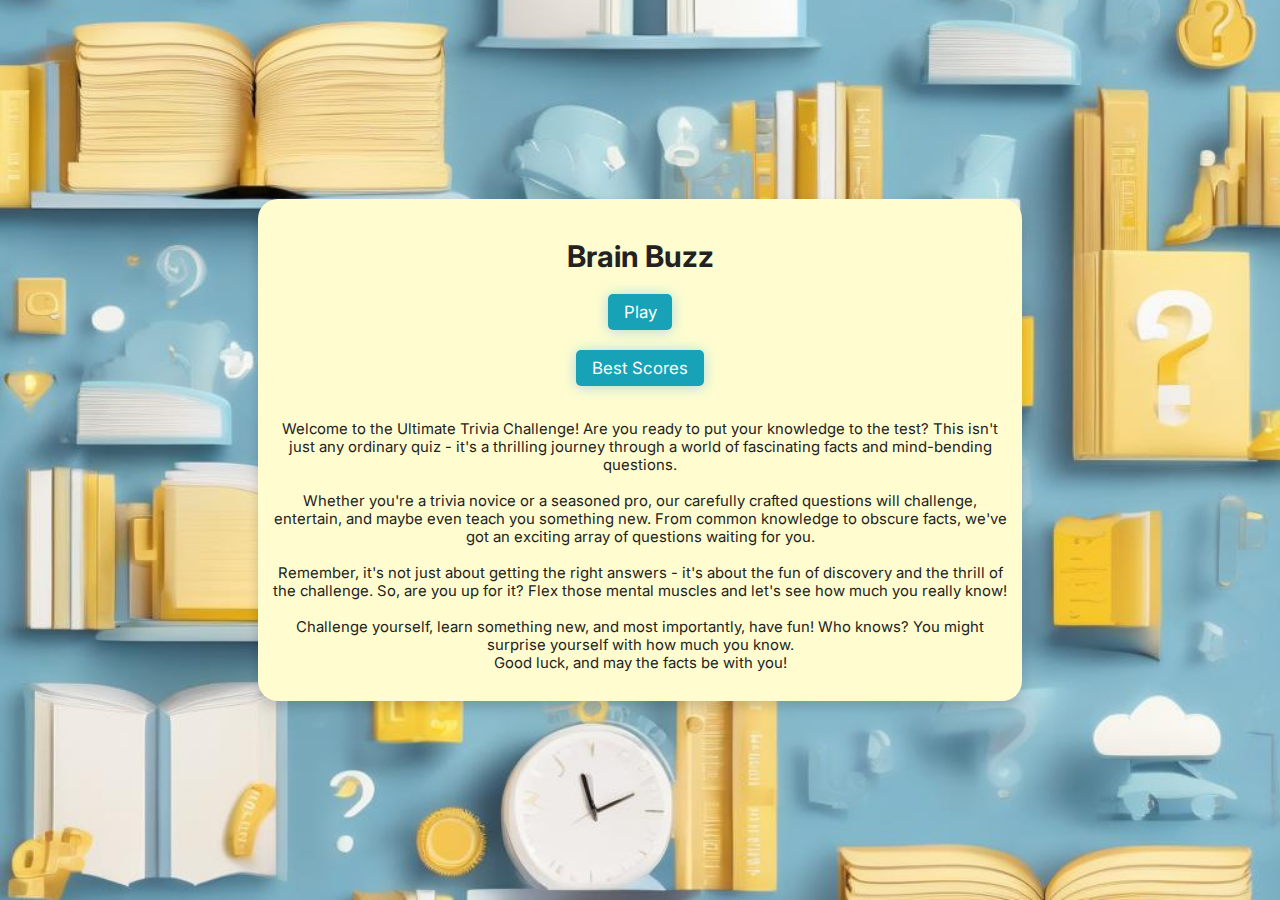
<file: index.html>
<!DOCTYPE html>
<html lang="en">

<!--Header Structure-->

<head>

    <!--Meta Data-->
    <meta charset="UTF-8">
    <meta name="viewport" content="width=device-width, initial-scale=1.0">
    <meta name="description" content="Brain Buzz is a mixed-topic challenge">
    <meta name="keywords" content="quiz, game, trivia, educational, learning, challenge, entertainment">
    <meta http-equiv="X-UA-Compatible" content="ie=edge">

    <!--Links-->
    <link rel="icon" type="image/png" href="assets/favicon/logo.png">
    <link rel="preconnect" href="https://fonts.googleapis.com">
    <link rel="preconnect" href="https://fonts.gstatic.com" crossorigin>
    <link
        href="https://fonts.googleapis.com/css2?family=Inter:ital,opsz,wght@0,14..32,100..900;1,14..32,100..900&family=Open+Sans:ital,wght@0,300..800;1,300..800&display=swap"
        rel="stylesheet">
    <title>Brain Buzz</title>
    <link rel="stylesheet" href="assets/css/style.css">
</head>

<!--Body Structure-->

<body>

    <main class="container">
        <section id="home" class="flex-center flex-column">
            <h1>Brain Buzz</h1>
            <a class="btn" href="game.html" aria-label="Start playing the Brain Buzz quiz game">Play</a>
            <a class="btn" href="bestscores.html" aria-label="View the best scores for Brain Buzz">Best Scores</a> <br>
            <br>
            <p id="introduction">
                Welcome to the Ultimate Trivia Challenge!

                Are you ready to put your knowledge to the test? This isn't just any ordinary quiz - it's a thrilling
                journey through a world of fascinating facts and mind-bending questions. <br>
                <br>
                Whether you're a trivia novice or a seasoned pro, our carefully crafted questions will challenge,
                entertain,
                and maybe even teach you something new. From common knowledge to obscure facts, we've got an exciting
                array
                of questions waiting for you.<br>
                <br>
                Remember, it's not just about getting the right answers - it's about the fun of discovery and the thrill
                of
                the challenge. So, are you up for it? Flex those mental muscles and let's see how much you really
                know!<br>
                <br>
                Challenge yourself, learn something new, and most importantly, have fun! Who knows? You might surprise
                yourself with how much you know.<br>
                Good luck, and may the facts be with you!<br>
            </p>
        </section>
    </main>


</body>

</html>
</file>
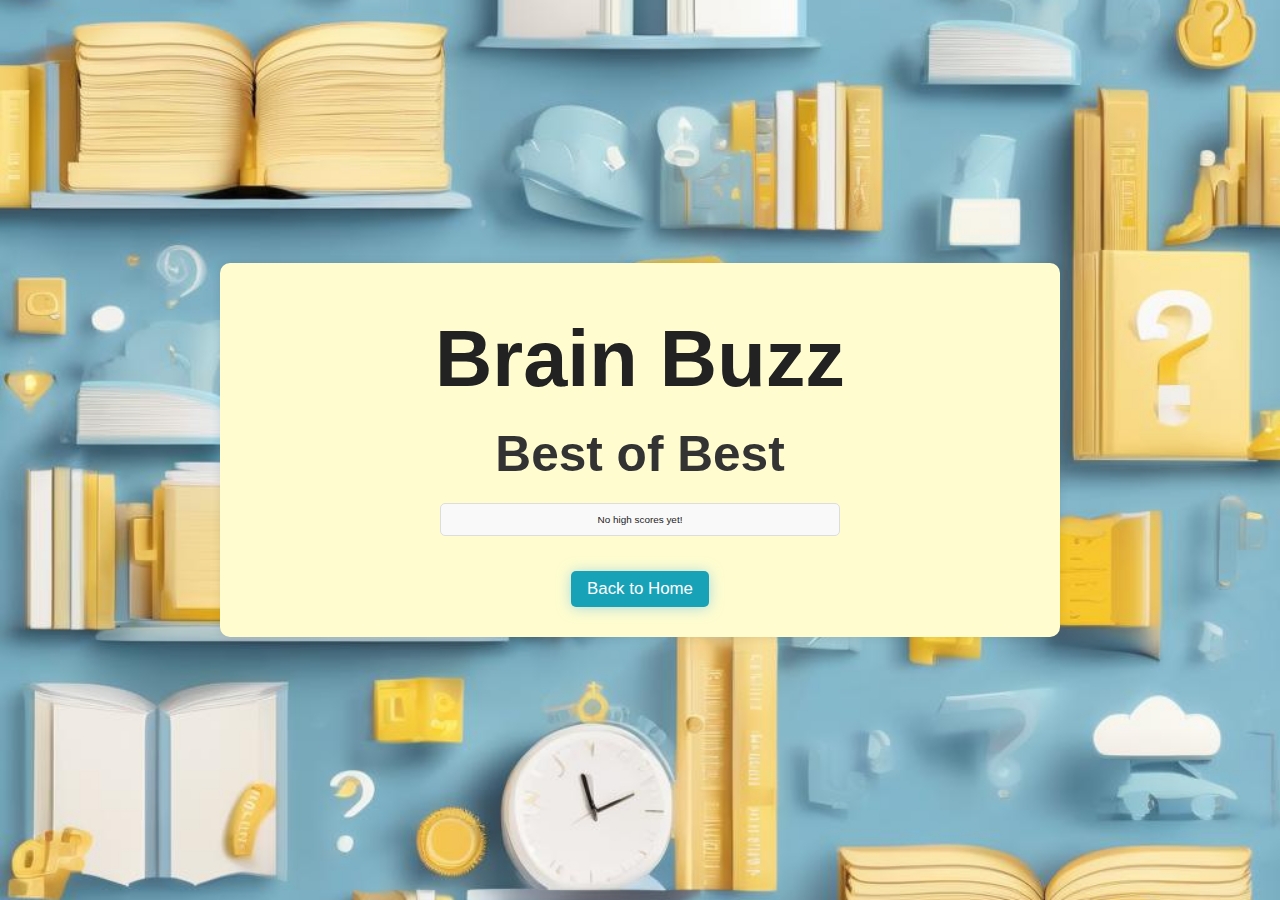
<file: bestscores.html>
<!DOCTYPE html>
<html lang="en">

<!--Header-->

<head>
    <!--Meta Data-->
    <meta charset="UTF-8">
    <meta name="viewport" content="width=device-width, initial-scale=1.0">
    <meta http-equiv="X-UA-Compatible" content="ie=edge">
    <meta name="description" content="Brain Buzz is a mixed-topic challenge">
    <meta name="keywords" content="quiz, game, trivia, educational, learning, challenge, entertainment">

    <!--Links-->
    <link rel="icon" type="image/png" href="assets/favicon/logo.png">
    <link rel="stylesheet" href="assets/css/style.css">

    <title>Scoreboard</title>

</head>

<!--Body-->

<body>
    <main class="wrapper">
        <h1 id="bestscores-title" class="center-title">Brain Buzz</h1>
        <section id="scoreboard" class="flex-center flex-column">
            <h2 id="scoreTitle">Best of Best</h2>
            <ul id="scoreList"></ul>
            <a class="btn" href="index.html" aria-label="Navigate back to homepage">Back to Home</a>
        </section>
    </main>

    <!--Script-->
    <script src="assets/js/bestscores.js"></script>
</body>

</html>
</file>
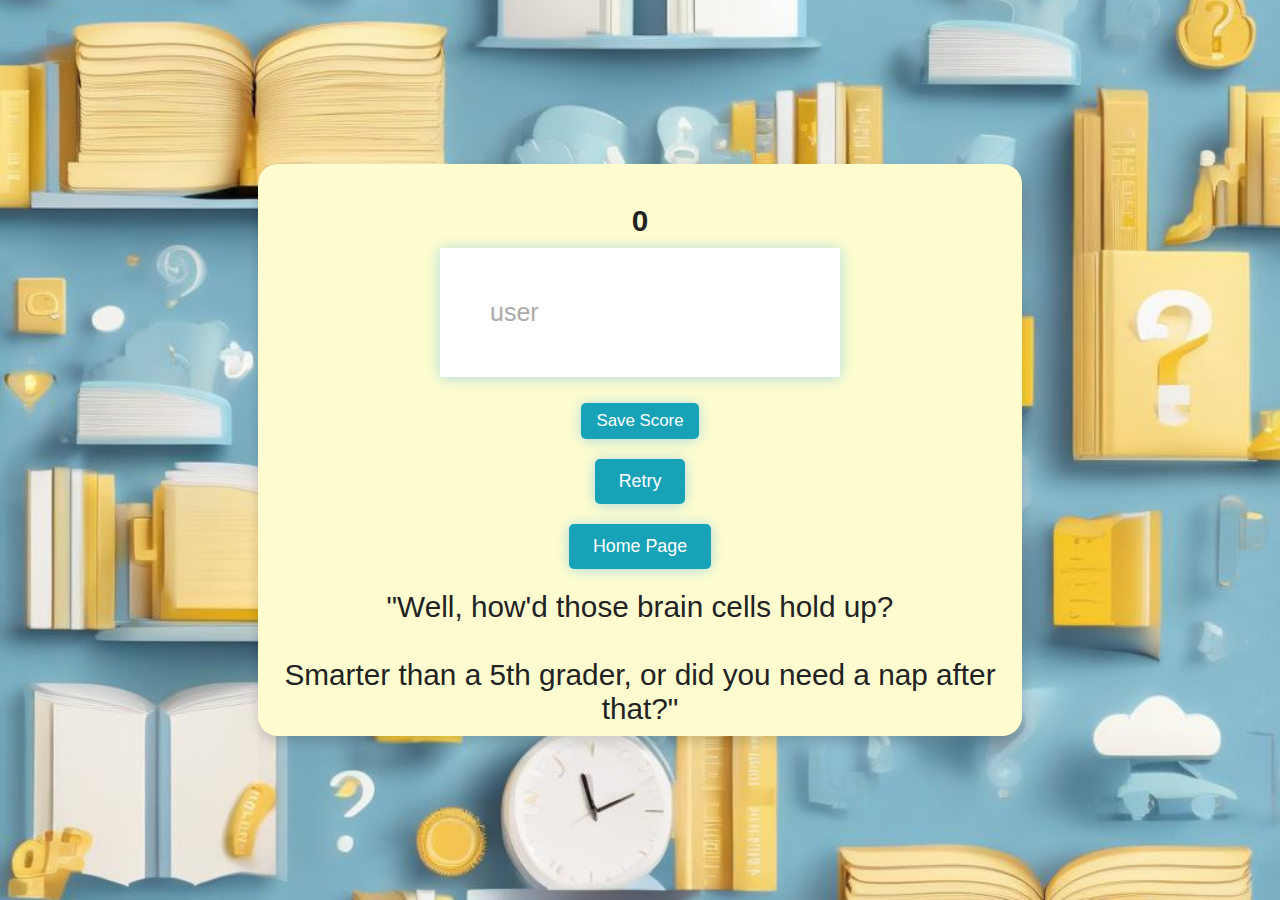
<file: final.html>
<!DOCTYPE html>
<html lang="en">

<!--Header-->

<head>
    <!--Meta Data-->
    <meta charset="UTF-8">
    <meta name="viewport" content="width=device-width, initial-scale=1.0">
    <meta name="description" content="Brain Buzz is a mixed-topic challenge">
    <meta name="keywords" content="quiz, game, trivia, educational, learning, challenge, entertainment">
    <meta http-equiv="X-UA-Compatible" content="ie=edge">

    <!--Links-->
    <link rel="icon" type="image/png" href="assets/favicon/logo.png">
    <link rel="stylesheet" href="assets/css/style.css">

    <title>"Brain Buzz</title>
</head>

<!--Body-->

<body>
    <main class="container">
        <section id="final" class="flex-center flex-column">
            <h1 id="score">0</h1>
            <form id="scoreForm">
                <input type="text" name="user" id="user" placeholder="user">

                <button type="submit" class="btn" id="submitscorebtn" disabled>
                    Save Score
                </button>
            </form>
            <a class="button" href="game.html" aria-label="Retry the quiz">Retry</a>
            <a class="button" href="index.html" aria-label="Go to the homepage">Home Page</a>
            <br>
            <p class="phrase">"Well, how'd those brain cells hold up? <br>
                <br>
                Smarter than a 5th grader, or did you need a
                nap
                after that?"</p>
        </section>
    </main>

    <!--Script-->
    <script src="assets/js/final.js"></script>

</body>

</html>
</file>
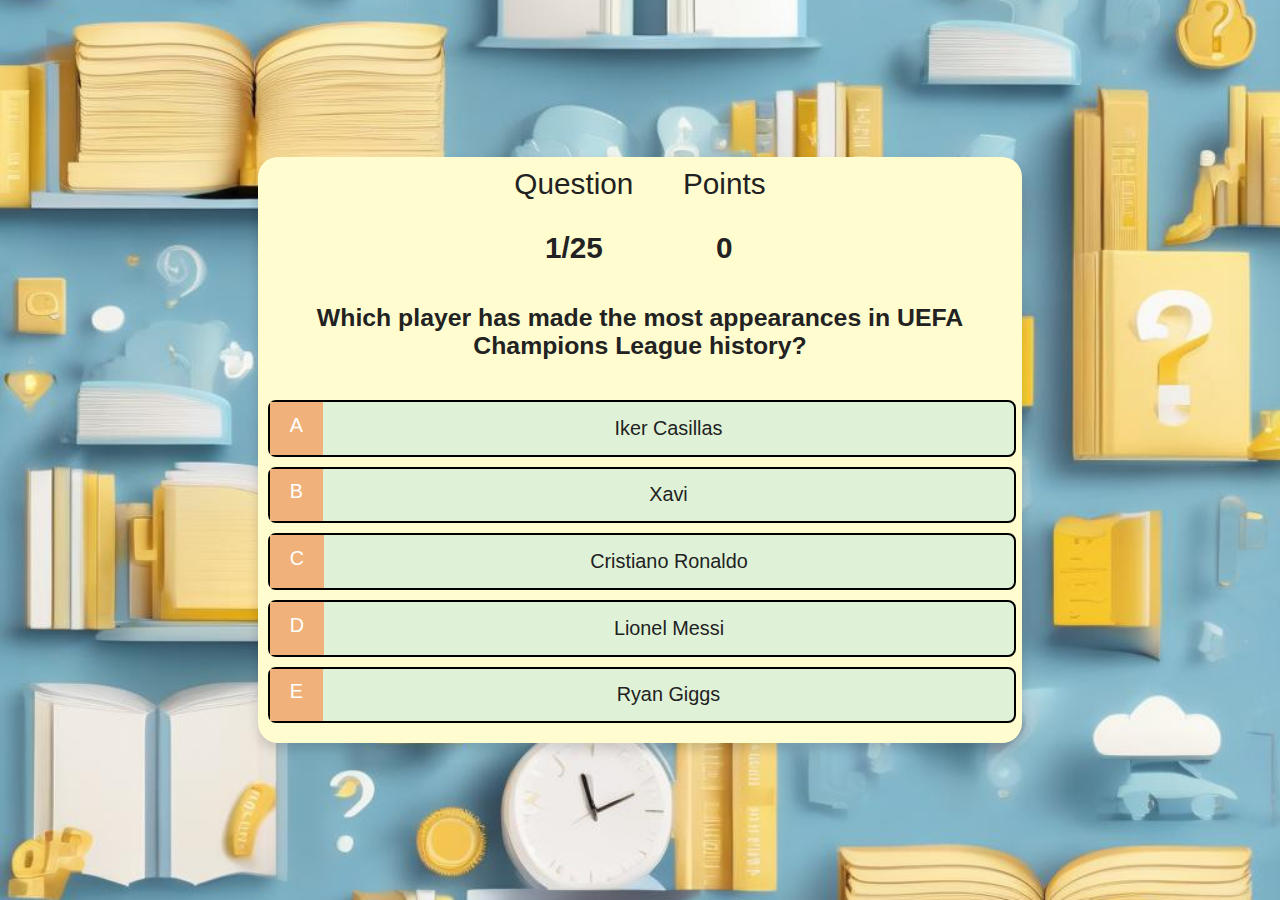
<file: game.html>
<!DOCTYPE html>
<html lang="en">

<!--Header Structure-->

<head>

    <!--Meta Data-->
    <meta charset="UTF-8">
    <meta name="viewport" content="width=device-width, initial-scale=1.0">
    <meta name="description" content="Brain Buzz is a mixed-topic challenge">
    <meta name="keywords" content="quiz, game, trivia, educational, learning, challenge, entertainment">
    <meta http-equiv="X-UA-Compatible" content="ie=edge">

    <!--Links-->
    <link rel="icon" type="image/png" href="assets/favicon/logo.png">
    <title>Brain Buzz</title>
    <link rel="stylesheet" href="assets/css/style.css">
    <link rel="stylesheet" href="assets/css/play.css">
</head>

<!--Body Structure-->

<body>
    <main class="container">
        <section id="game" class="justify-center flex flex-column">
            <div id="status-container">
                <div id="question-status" class="status-element">
                    <p class="status-text">
                        Question
                    </p>
                    <h1 class="number" id="counter">
                        &nbsp;
                    </h1>
                </div>
                <div id="points-status" class="status-element">
                    <div id="element">
                        <p class="status-text">
                            Points
                        </p>
                        <h1 class="number" id="total">
                            0
                        </h1>
                    </div>
                </div>
            </div>
            <h2 id="question">Your knowledge is put to the test. Select the correct answer:</h2>
            <div class="response-container">
                <p class="response-pretext">A</p>
                <p class="response-text" data-number="1">Option 1</p>
            </div>
            <div class="response-container">
                <p class="response-pretext">B</p>
                <p class="response-text" data-number="2">Option 2</p>
            </div>
            <div class="response-container">
                <p class="response-pretext">C</p>
                <p class="response-text" data-number="3">Option 3</p>
            </div>
            <div class="response-container">
                <p class="response-pretext">D</p>
                <p class="response-text" data-number="4">Option 4</p>
            </div>
            <div class="response-container">
                <p class="response-pretext">E</p>
                <p class="response-text" data-number="5">Option 5</p>
            </div>
        </section>
    </main>

    <!--Script Section-->
    <script src="assets/js/script.js"></script>

</body>

</html>
</file>
<file: assets/css/style.css>
/* HTML Structure Styling */

:root {

    font-size: 62%;
}

/* Body Styling */

body {
    background-image: url(../images/quizbrackground.jpeg);
    background-size: cover;
    background-position: center;
    background-repeat: no-repeat;
    display: flex;
    justify-content: center;
    align-items: center;
    height: 100vh;
}

* {
    font-family: 'Inter', sans-serif;
    box-sizing: content-box;
    margin: 0;
    padding: 0;
    color: #222;

}

/* Style the header */

h1 {
    font-size: 4.0rem;
    color: #222;
    position: relative;
    z-index: 8;
    padding-top: 2rem;

}

h1>span {
    font-size: 2rem;
    font-weight: 500;
}

h2 {
    font-size: 2.5rem;
    margin-bottom: 4rem;
    font-weight: 650;
    text-align: center;
}

h3 {
    font-size: 2.4rem;
    font-weight: 450;
}

/* Container Styling */

.container {

    width: 100vw;
    height: auto;
    display: flex;
    justify-content: center;
    align-items: center;
    max-width: 75rem;
    margin: 0 auto;
    padding: 2rem;
    border-radius: 20px;
    background-color: #FFFDD0;
    padding: 20px;
    box-shadow: 0 6px 12px rgba(0, 0, 0, 0.15);

}

.flex-column {
    display: flex;
    flex-direction: column;
}

.flex-center {
    justify-content: center;
    align-items: center;
}

.justify-center {
    justify-content: center;
}

.text-center {
    text-align: center;
}

.hidden {
    display: none;
}

#introduction {
    font-size: 1.5rem;
    text-align: center;
    padding-bottom: 2rem;
}

/* Style Response-Container */

.response-container {
    display: flex;
    margin-bottom: 0.5rem;
    width: 100%;
    font-size: 2rem;
    border: 0.3rem solid rgb(0, 0, 0);
    background-color: #FFFDD0;
}

/* Styling Final Page */

form {
    width: 100%;
    display: flex;
    flex-direction: column;
    justify-content: center;
    align-items: center;
}

input {
    margin-bottom: 16px;
    width: 300px;
    padding: 50px;
    font-size: 25px;
    border: #222;
    box-shadow: 0 1px 14px rgba(86, 185, 235, 0.5);
}

input::placeholder {
    color: #aaa;
}

.phrase {
    font-size: 3rem;
    text-align: center;
}

/* Style all Buttons */

.btn,
.button {
    display: inline-block;
    margin: 10px;
    padding: 12px 24px;
    font-size: 1.8rem;
    color: white;
    background-color: #17a2b8;
    border: none;
    border-radius: 5px;
    text-align: center;
    text-decoration: none;
    cursor: pointer;
    box-shadow: 0 1px 14px rgba(86, 185, 235, 0.5);
    transition: background-color 0.3s, transform 0.3s;
}

.btn:hover,
.button:hover {
    background-color: #138496;
    transform: translateY(-2px);
}

.btn:active,
.button:active {
    background-color: #117a8b;
    transform: translateY(0);
}

/* Best Scores Page Styling */

#scoreboard {
    display: flex;
    flex-direction: column;
    align-items: center;
    justify-content: center;
}

#scoreTitle {
    font-size: 5rem;
    color: #333;
    margin-bottom: 20px;
    text-align: center;
}

#scoreList {
    list-style-type: none;
    width: 100%;
    max-width: 400px;
    margin-bottom: 20px;
}

#scoreList li {
    background-color: #f9f9f9;
    border: 1px solid #ddd;
    padding: 10px;
    margin-bottom: 5px;
    border-radius: 5px;
    text-align: center;
}

.wrapper {
    width: 100%;
    max-width: 800px;
    background-color: #FFFDD0;
    border-radius: 10px;
    padding: 20px;
    box-shadow: 0 0 10px rgba(0, 0, 0, 0.1);
}

#bestscores-title {
    font-size: 8rem;
    color: #222;
    text-align: center;
    margin-bottom: 2rem;
    justify-content: center;

}

/* Final Page mediq querys max-width 320px*/

/* Responsive styles for small screens */
@media screen and (max-width: 412px) {
    :root {
        font-size: 55%;
    }

    .container {
        padding: 1rem;
        height: auto;
        min-height: 70vh;
    }

    #final {
        width: 100%;
        padding: 1rem;
    }

    h1#score {
        font-size: 3.5rem;
        margin-bottom: 2rem;
    }

    form#scoreForm {
        width: 100%;
    }

    input {
        width: 90%;
        padding: 1rem;
        font-size: 1.8rem;
        margin-bottom: 1rem;
    }

    .btn,
    .button {
        font-size: 1.6rem;
        padding: 1rem 2rem;
        margin: 0.5rem 0;
        width: 90%;
    }

    .phrase {
        font-size: 2rem;
        text-align: center;
        margin-top: 1rem;
    }

    /* Adjustments for other pages */
    #introduction {
        font-size: 1.4rem;
    }

    .response-container {
        font-size: 1.6rem;
    }

    #scoreTitle {
        font-size: 3rem;
    }

    #scoreList {
        max-width: 90%;
    }

    .wrapper {
        padding: 1rem;
    }
}

/* Media Query for landscape view */

@media screen and (orientation: landscape) {
    body {
        background-color: goldenrod;
        flex-direction: column;
        height: auto;
        min-height: 100vh;
    }

    .container {
        width: 90vw;
        height: auto;
        padding: 1rem;
        overflow-y: auto;

    }

    h1 {
        font-size: 3rem;
        margin: 1rem 0;
        text-align: center;
    }

    #introduction {
        font-size: 1.5rem;

    }

    .btn {
        font-size: 1.7rem;
        padding: 0.8rem 1.6rem;
    }
}
</file>
<file: assets/css/play.css>
/* Styling the Container */

.response-container {
    display: flex;
    margin-bottom: 1rem;
    width: 100%;
    font-size: 2rem;
    border: 0.3rem solid rgba(0, 0, 0);
    border-radius: 8px;
    background-color: #DFF2D8;
}

/* Hover Styling */

.response-container:hover {
    cursor: pointer;
    box-shadow: 0 0.5rem 1.5rem 0 rgba(86, 185, 235, 0.6);
    transform: translateY(-0.2rem);
    transition: transform 200ms;
}

/* Make response-pretext and text elements look uniform */

.response-pretext {
    padding: 1.2rem 2rem;
    background-color: #f0b27a;
    color: #fff;
}

.response-text {
    padding: 1.5rem;
    width: 100%;
    text-align: center;
}

/* Correct or Incorrect answers color styling */

.correct {
    background-color: #90EE90;
}

.incorrect {
    background-color: #FF7F7F;
}

/* Question Counter and Points counter styling */

#status-container {
    display: flex;
    flex-direction: row;
    align-items: center;
    justify-content: center;
    gap: 5rem;
    margin-bottom: 3rem;
}

#status-element {
    text-align: center;
}


.status-text {
    text-align: center;
    font-size: 3rem;
}

.number {
    text-align: center;
}
</file>
